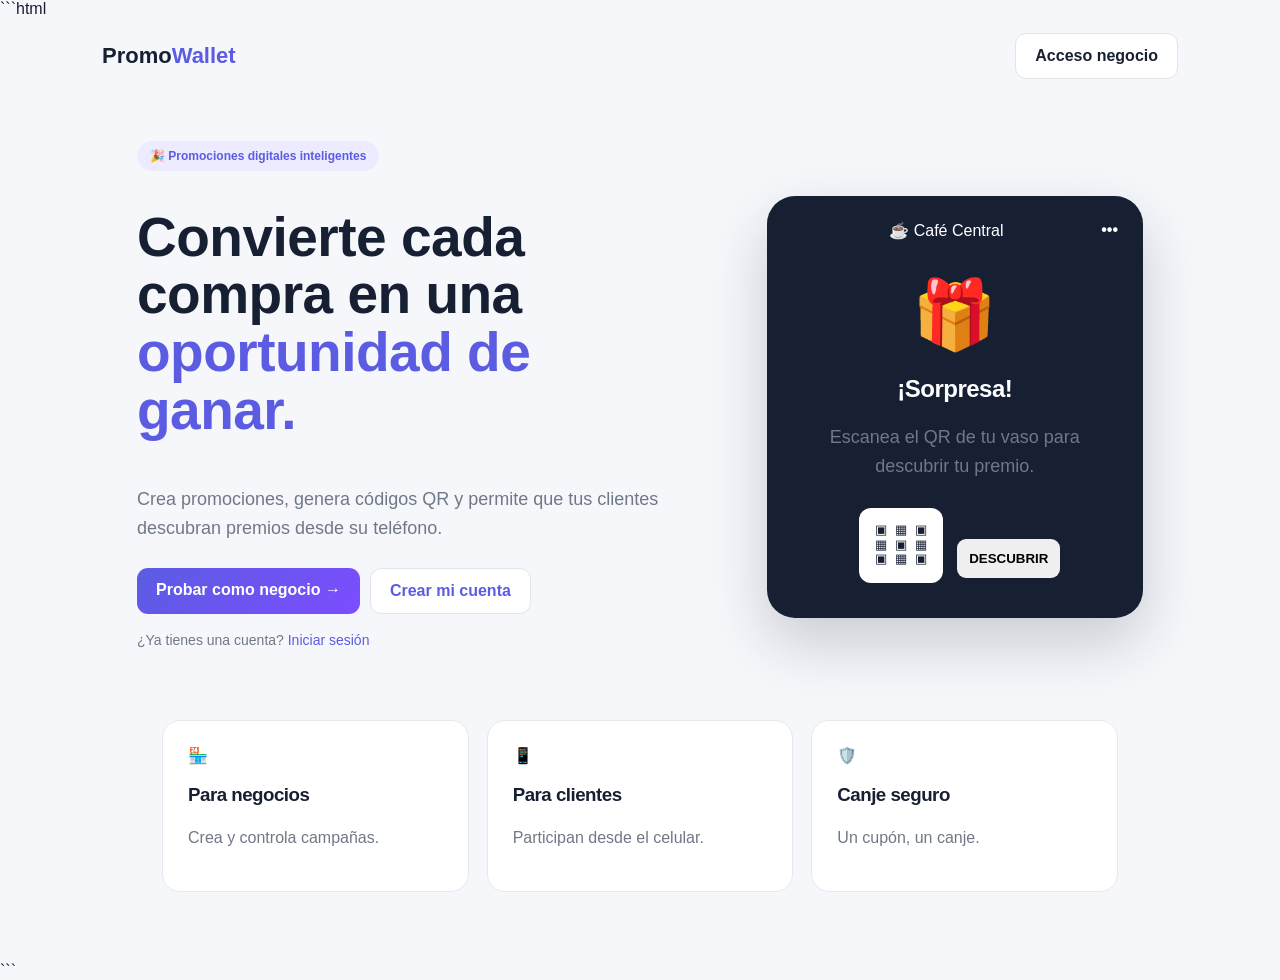
<file: index.html>
```html
<!doctype html>
<html lang="es">

<head>
    <meta charset="utf-8">
    <meta name="viewport" content="width=device-width,initial-scale=1">

    <title>PromoWallet</title>

    <link rel="stylesheet" href="css/style.css">
</head>

<body>

<header class="top">

    <div class="logo">
        Promo<span>Wallet</span>
    </div>

    <a class="btn outline" href="login.html">
        Acceso negocio
    </a>

</header>


<main class="hero">

    <section>

        <span class="badge">
            🎉 Promociones digitales inteligentes
        </span>

        <h1>
            Convierte cada compra en una
            <span>oportunidad de ganar.</span>
        </h1>

        <p>
            Crea promociones, genera códigos QR y permite que
            tus clientes descubran premios desde su teléfono.
        </p>


        <div class="actions">

            <!-- ACCESO PARA NEGOCIOS -->
            <a class="btn" href="registro-negocio.html">
                Probar como negocio →
            </a>


            <!-- REGISTRO DEL CLIENTE -->
            <a class="btn light" href="registro.html">
                Crear mi cuenta
            </a>

        </div>


        <p style="margin-top:15px;font-size:14px;">
            ¿Ya tienes una cuenta?
            <a href="login.html">
                Iniciar sesión
            </a>
        </p>

    </section>


    <aside class="phone">

        <div>
            ☕ Café Central
            <b>•••</b>
        </div>

        <div class="gift">
            🎁
        </div>

        <h2>
            ¡Sorpresa!
        </h2>

        <p>
            Escanea el QR de tu vaso para descubrir tu premio.
        </p>

        <div class="fakeqr">
            ▣ ▦ ▣<br>
            ▦ ▣ ▦<br>
            ▣ ▦ ▣
        </div>

        <button>
            DESCUBRIR
        </button>

    </aside>

</main>


<section class="features">

    <div>
        <b>🏪</b>
        <h3>Para negocios</h3>
        <p>
            Crea y controla campañas.
        </p>
    </div>


    <div>
        <b>📱</b>
        <h3>Para clientes</h3>
        <p>
            Participan desde el celular.
        </p>
    </div>


    <div>
        <b>🛡️</b>
        <h3>Canje seguro</h3>
        <p>
            Un cupón, un canje.
        </p>
    </div>

</section>


</body>
</html>
```
</file>
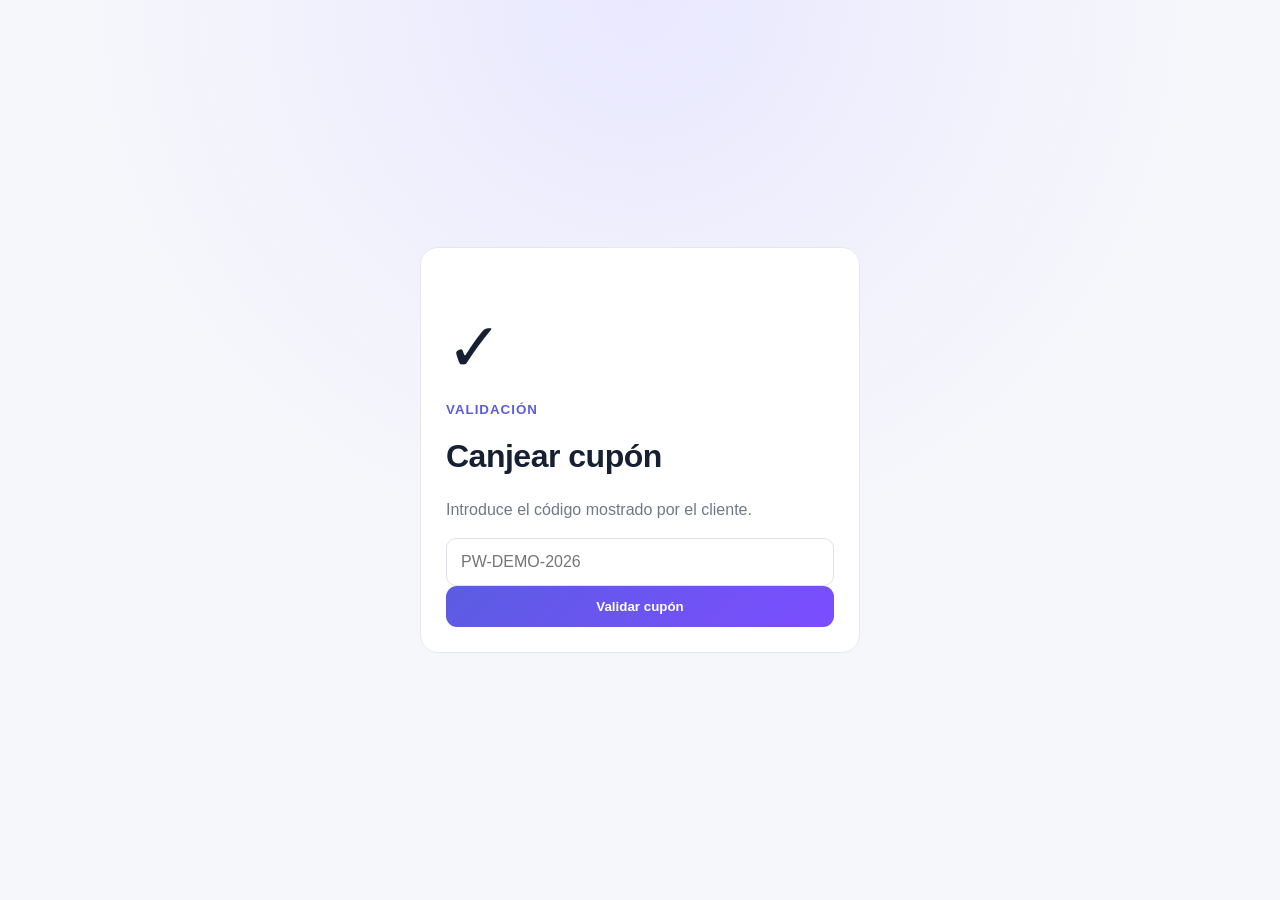
<file: canjear.html>
<!doctype html><html lang="es"><head><meta charset="utf-8"><meta name="viewport" content="width=device-width,initial-scale=1"><title>Canjear</title><link rel="stylesheet" href="css/style.css"></head><body class="center-page"><div class="card redeem"><div class="big">✓</div><small>VALIDACIÓN</small><h1>Canjear cupón</h1><p>Introduce el código mostrado por el cliente.</p><input id="code" placeholder="PW-DEMO-2026"><button class="btn full" onclick="check()">Validar cupón</button><div id="result"></div></div><script>function check(){result.innerHTML=code.value==='PW-DEMO-2026'?'<div class="success">✓ CUPÓN VÁLIDO<br><button class="btn" onclick="result.innerHTML=\'✓ CANJEADO CORRECTAMENTE\'">Confirmar canje</button></div>':'<div class="error">✕ Cupón no encontrado<br><small>Demo: PW-DEMO-2026</small></div>'}</script></body></html>
</file>
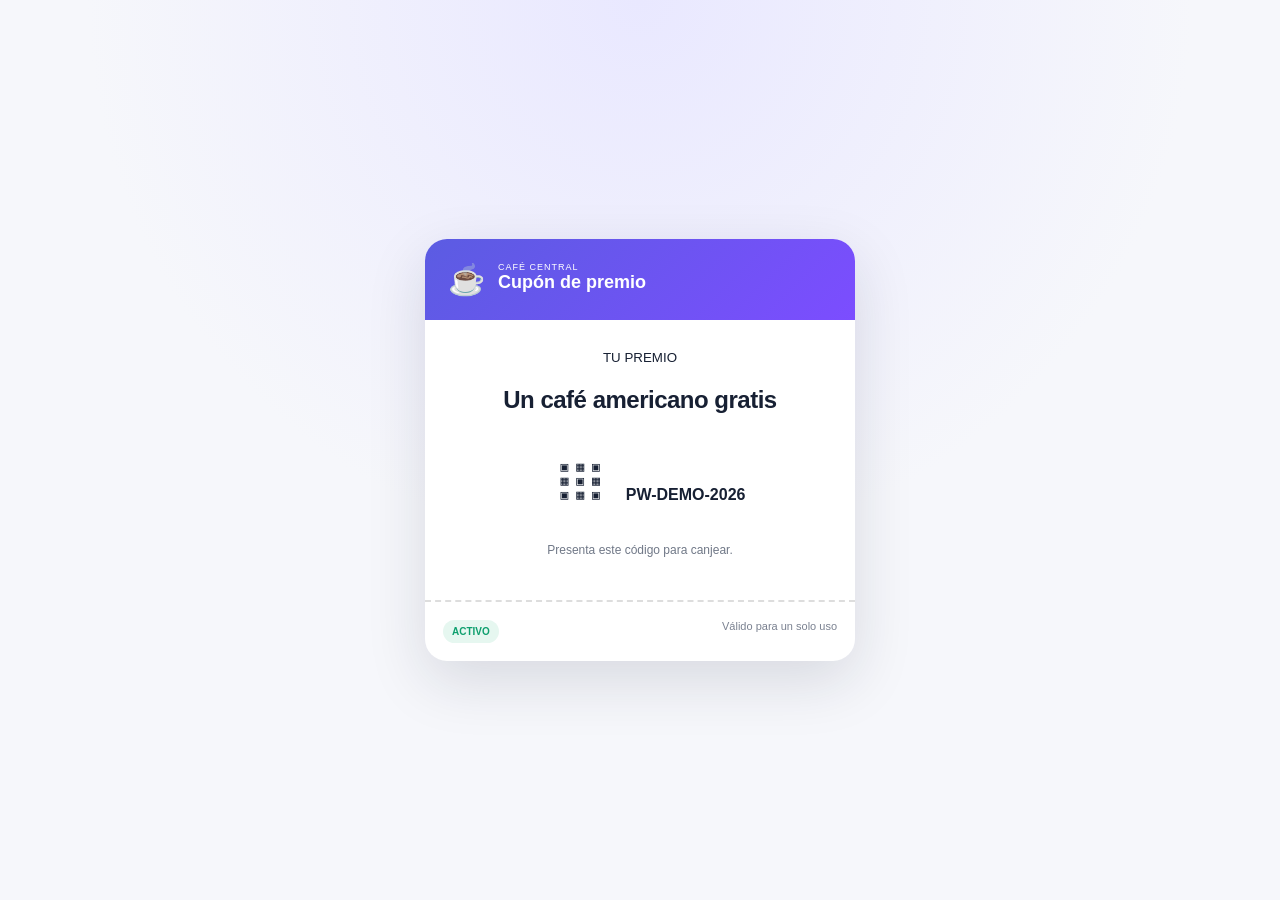
<file: cupon.html>
<!doctype html><html lang="es"><head><meta charset="utf-8"><meta name="viewport" content="width=device-width,initial-scale=1"><title>Mi cupón</title><link rel="stylesheet" href="css/style.css"></head><body class="center-page"><div class="coupon"><div class="couponhead">☕ <div><small>CAFÉ CENTRAL</small><b>Cupón de premio</b></div></div><div class="couponbody"><small>TU PREMIO</small><h2>Un café americano gratis</h2><div class="fakeqr">▣ ▦ ▣<br>▦ ▣ ▦<br>▣ ▦ ▣</div><b>PW-DEMO-2026</b><p>Presenta este código para canjear.</p></div><footer><span class="status">ACTIVO</span> Válido para un solo uso</footer></div></body></html>
</file>
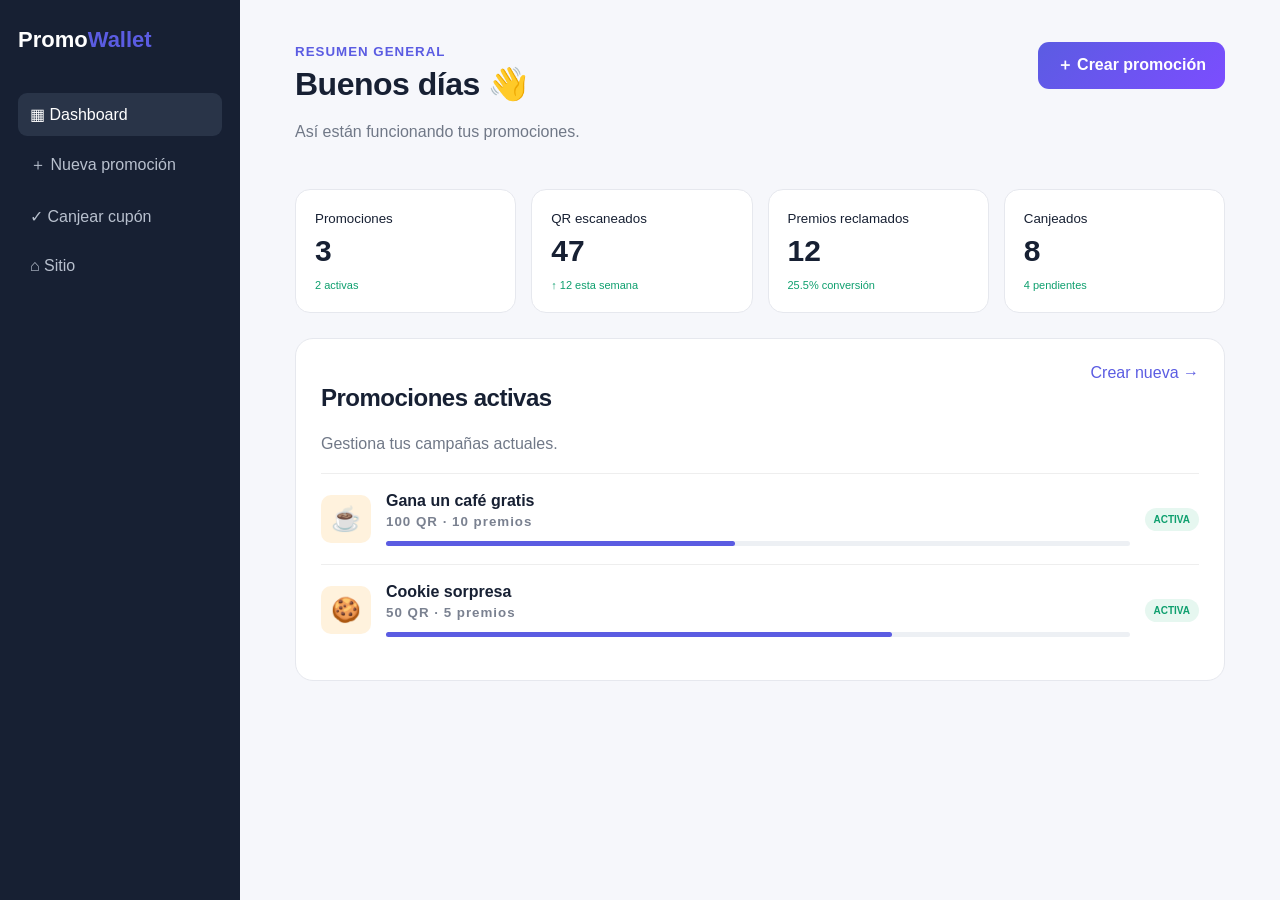
<file: dashboard.html>
<!doctype html><html lang="es"><head><meta charset="utf-8"><meta name="viewport" content="width=device-width,initial-scale=1"><title>Dashboard</title><link rel="stylesheet" href="css/style.css"></head><body><div class="app"><aside><div class="logo">Promo<span>Wallet</span></div><nav><a class="active" href="dashboard.html">▦ Dashboard</a><a href="crear-promocion.html">＋ Nueva promoción</a><a href="canjear.html">✓ Canjear cupón</a><a href="index.html">⌂ Sitio</a></nav></aside><main><div class="header"><div><small>RESUMEN GENERAL</small><h1>Buenos días 👋</h1><p>Así están funcionando tus promociones.</p></div><a class="btn" href="crear-promocion.html">＋ Crear promoción</a></div><div class="metrics"><div><small>Promociones</small><strong>3</strong><em>2 activas</em></div><div><small>QR escaneados</small><strong>47</strong><em>↑ 12 esta semana</em></div><div><small>Premios reclamados</small><strong>12</strong><em>25.5% conversión</em></div><div><small>Canjeados</small><strong>8</strong><em>4 pendientes</em></div></div><section class="card"><div class="sectionhead"><div><h2>Promociones activas</h2><p>Gestiona tus campañas actuales.</p></div><a href="crear-promocion.html">Crear nueva →</a></div><div class="row"><span class="icon">☕</span><div class="grow"><b>Gana un café gratis</b><small>100 QR · 10 premios</small><div class="progress"><i style="width:47%"></i></div></div><span class="status">ACTIVA</span></div><div class="row"><span class="icon">🍪</span><div class="grow"><b>Cookie sorpresa</b><small>50 QR · 5 premios</small><div class="progress"><i style="width:68%"></i></div></div><span class="status">ACTIVA</span></div></section></main></div></body></html>
</file>
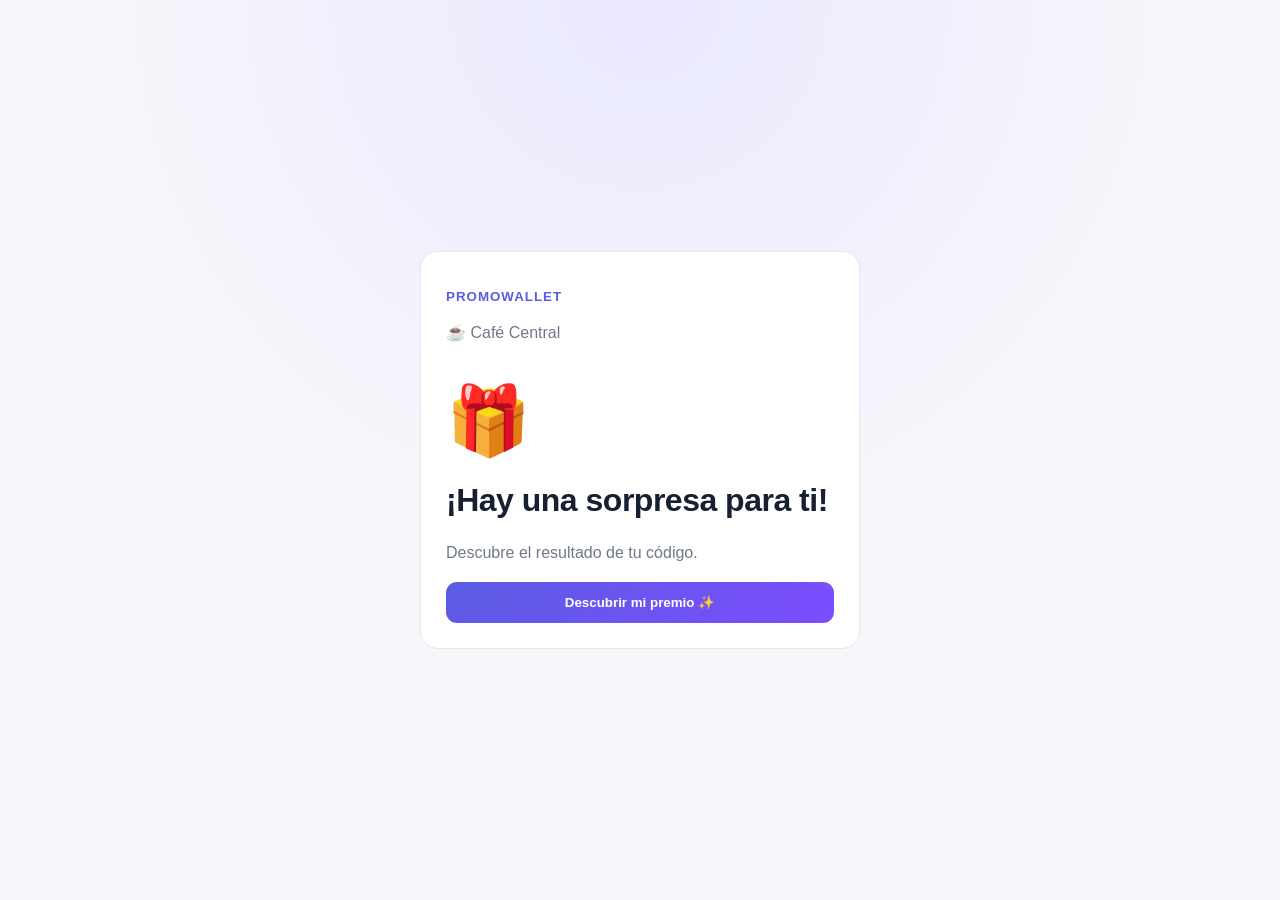
<file: reclamar.html>
<!doctype html><html lang="es"><head><meta charset="utf-8"><meta name="viewport" content="width=device-width,initial-scale=1"><title>Descubre tu premio</title><link rel="stylesheet" href="css/style.css"></head><body class="center-page"><div class="card customer"><small>PROMOWALLET</small><p>☕ Café Central</p><div id="before"><div class="big">🎁</div><h1>¡Hay una sorpresa para ti!</h1><p>Descubre el resultado de tu código.</p><button class="btn full" onclick="reveal()">Descubrir mi premio ✨</button></div><div id="after" hidden><div class="big">🎉</div><small>¡FELICIDADES!</small><h1>Ganaste un café gratis ☕</h1><p>Guarda tu cupón y preséntalo en el negocio.</p><a class="btn full" href="cupon.html">Ver mi cupón →</a></div></div><script>function reveal(){before.hidden=true;after.hidden=false}</script></body></html>
</file>
<file: css/style.css>
*{box-sizing:border-box}body{margin:0;background:#f6f7fb;color:#172033;font-family:Inter,Arial,sans-serif}a{text-decoration:none;color:#5b5ce2}h1,h2,h3{letter-spacing:-.5px}p{color:#707887;line-height:1.6}.logo{font-size:22px;font-weight:800}.logo span{color:#5b5ce2}.top{height:76px;display:flex;align-items:center;justify-content:space-between;max-width:1120px;margin:auto;padding:0 22px}.hero{max-width:1050px;margin:55px auto;display:grid;grid-template-columns:1.2fr .8fr;gap:65px;padding:0 22px;align-items:center}.badge{background:#ecebff;color:#5b5ce2;border-radius:30px;padding:8px 13px;font-size:12px;font-weight:700}.hero h1{font-size:55px;line-height:1.05}.hero h1 span{color:#5b5ce2}.hero p{font-size:18px}.actions{display:flex;gap:10px;margin-top:25px}.btn{display:inline-block;background:linear-gradient(135deg,#5b5ce2,#7c4dff);color:#fff;border:0;padding:13px 19px;border-radius:11px;font-weight:700;cursor:pointer}.btn.outline{background:#fff;color:#172033;border:1px solid #e2e5eb}.btn.light{background:#fff;color:#5b5ce2;border:1px solid #e2e5eb}.full{width:100%;text-align:center}.phone{background:#172033;color:#fff;border-radius:28px;padding:25px;text-align:center;box-shadow:0 25px 60px #17203333}.phone b{float:right}.gift,.big{font-size:68px;margin:35px 0 15px}.fakeqr{font-family:monospace;background:#fff;color:#172033;padding:16px;border-radius:12px;display:inline-block;line-height:1.1;margin:10px}.phone button{padding:12px;border:0;border-radius:9px;font-weight:800}.features{max-width:1000px;margin:auto;display:grid;grid-template-columns:repeat(3,1fr);gap:18px;padding:0 22px 70px}.features div,.card{background:#fff;border:1px solid #e6e8ee;border-radius:18px;padding:25px}.center-page{min-height:100vh;display:grid;place-items:center;padding:20px;background:radial-gradient(circle at top,#e9e8ff,#f6f7fb 50%)}.auth,.customer,.redeem{width:min(440px,100%)}.center{text-align:center}.card small,.narrow>small,main>small{display:block;color:#5b5ce2;font-weight:800;letter-spacing:1px;margin:12px 0}label{display:block;font-size:13px;font-weight:700;margin:15px 0 7px}input{width:100%;padding:14px;border:1px solid #dfe2ea;border-radius:10px;font:inherit}.app{min-height:100vh;display:flex}.app aside{width:240px;background:#172033;color:#fff;padding:27px 18px}.app aside nav{display:grid;gap:7px;margin-top:40px}.app aside nav a{color:#b8c0ce;padding:12px;border-radius:9px}.app aside nav a.active,.app aside nav a:hover{background:#293448;color:#fff}.app main{flex:1;padding:42px 55px}.app main.narrow{max-width:850px}.header{display:flex;justify-content:space-between;align-items:flex-start;margin-bottom:28px}.header h1{margin:5px 0}.header small{color:#5b5ce2;font-weight:800;letter-spacing:1px}.metrics{display:grid;grid-template-columns:repeat(4,1fr);gap:15px;margin-bottom:25px}.metrics div{background:#fff;border:1px solid #e6e8ee;border-radius:15px;padding:19px}.metrics strong{display:block;font-size:30px;margin:7px 0}.metrics em{font-style:normal;color:#0e9f6e;font-size:11px}.sectionhead{display:flex;justify-content:space-between}.row{display:flex;gap:15px;align-items:center;padding:18px 0;border-top:1px solid #eee}.icon{font-size:24px;background:#fff2dd;padding:10px;border-radius:10px}.grow{flex:1}.grow small{display:block;color:#7a8190;margin-top:4px}.progress{height:5px;background:#edf0f4;border-radius:10px;margin-top:8px}.progress i{display:block;height:100%;background:#5b5ce2;border-radius:10px}.status{font-size:10px;background:#e6f7f0;color:#0e9f6e;padding:6px 9px;border-radius:20px;font-weight:800}.two{display:grid;grid-template-columns:1fr 1fr;gap:15px}.notice{background:#f0efff;padding:14px;border-radius:10px;margin:18px 0}.coupon{width:min(430px,100%);background:#fff;border-radius:22px;overflow:hidden;box-shadow:0 20px 60px #17203322}.couponhead{background:linear-gradient(135deg,#5b5ce2,#7c4dff);color:#fff;padding:23px;display:flex;gap:13px;font-size:30px}.couponhead b,.couponhead small{display:block}.couponhead b{font-size:18px}.couponhead small{font-size:9px;letter-spacing:1px}.couponbody{text-align:center;padding:28px}.couponbody h2{font-size:24px}.couponbody p{font-size:12px}.coupon footer{padding:18px;display:flex;justify-content:space-between;color:#7a8190;font-size:11px;border-top:2px dashed #ddd}.success{margin-top:15px;background:#e6f7f0;color:#087552;padding:15px;border-radius:10px}.error{margin-top:15px;background:#fff0f0;color:#c93636;padding:15px;border-radius:10px}@media(max-width:800px){.hero{grid-template-columns:1fr}.hero h1{font-size:42px}.features{grid-template-columns:1fr}.app aside{width:70px;padding:20px 8px}.app aside .logo{font-size:0}.app aside nav a{font-size:0;text-align:center}.app main{padding:28px 17px}.metrics{grid-template-columns:1fr 1fr}.header{display:block}.header .btn{margin-top:15px}.two{grid-template-columns:1fr}.actions{flex-direction:column}}
</file>
